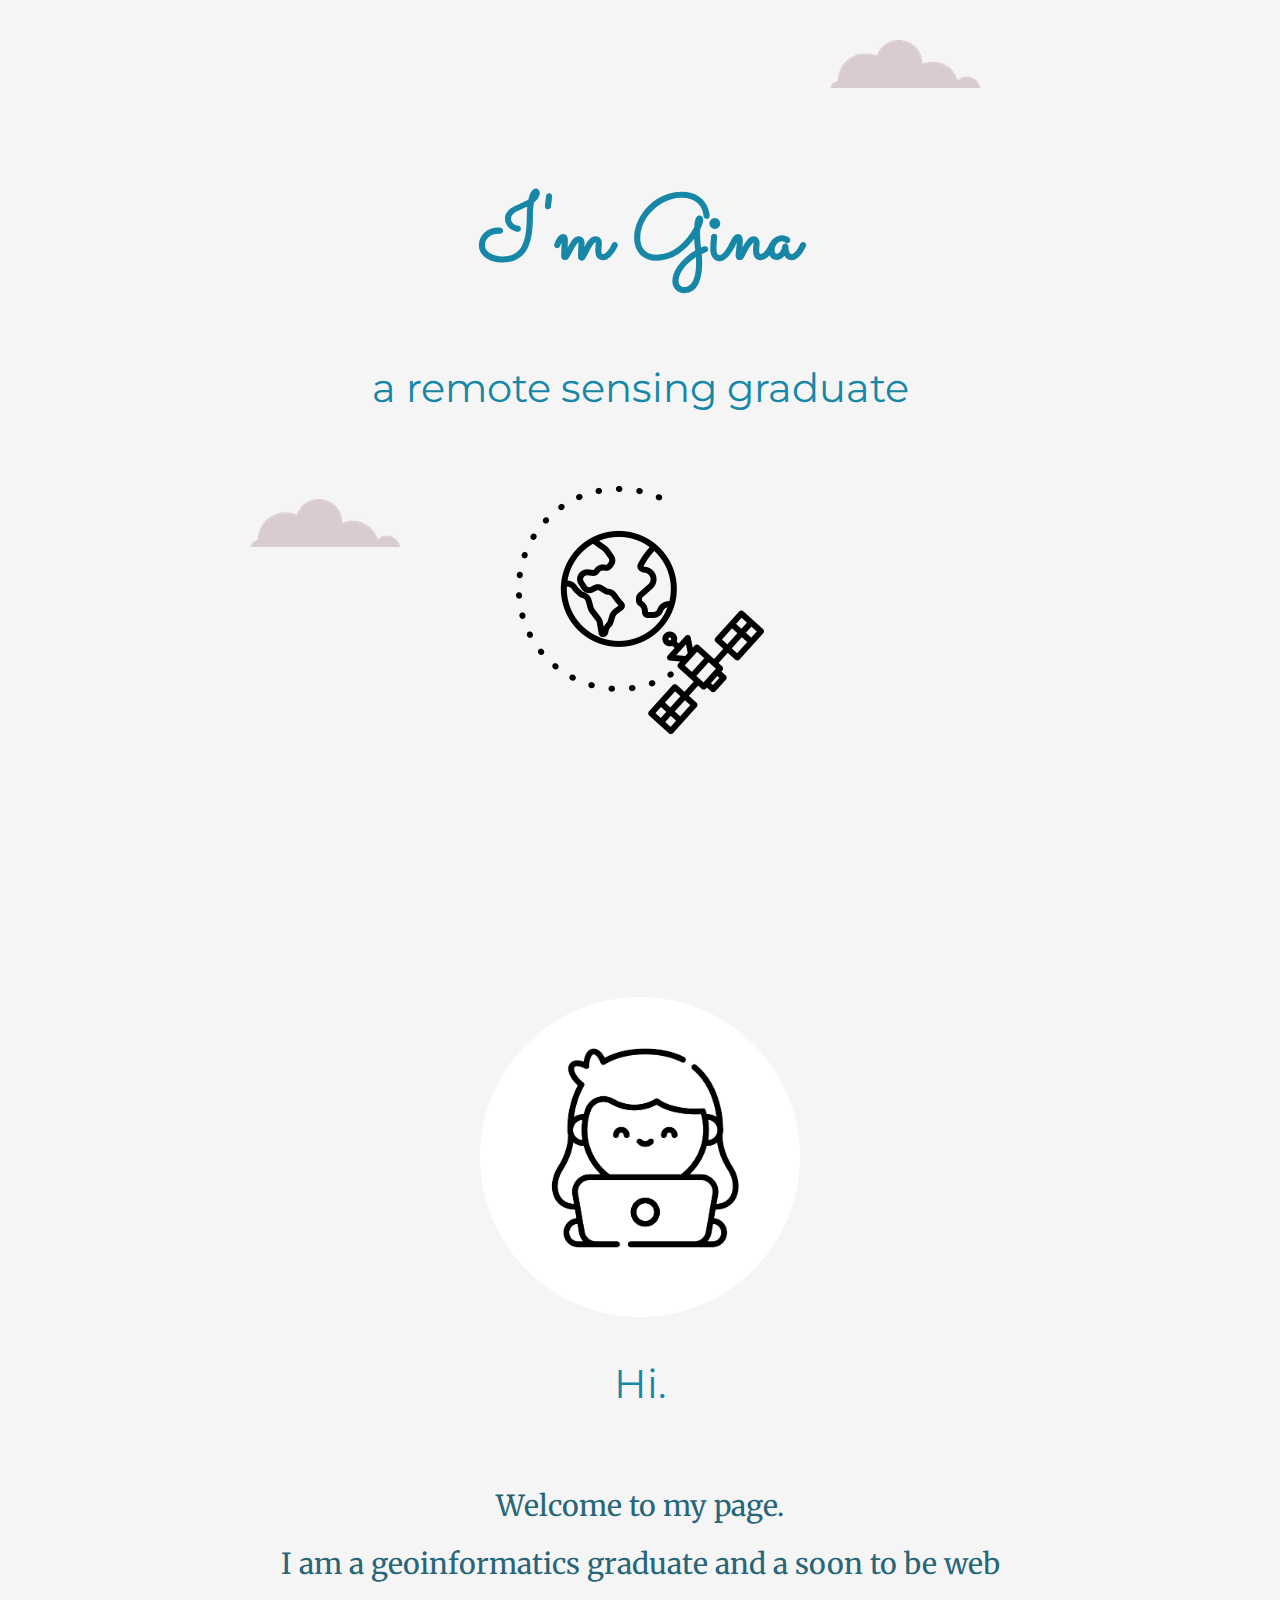
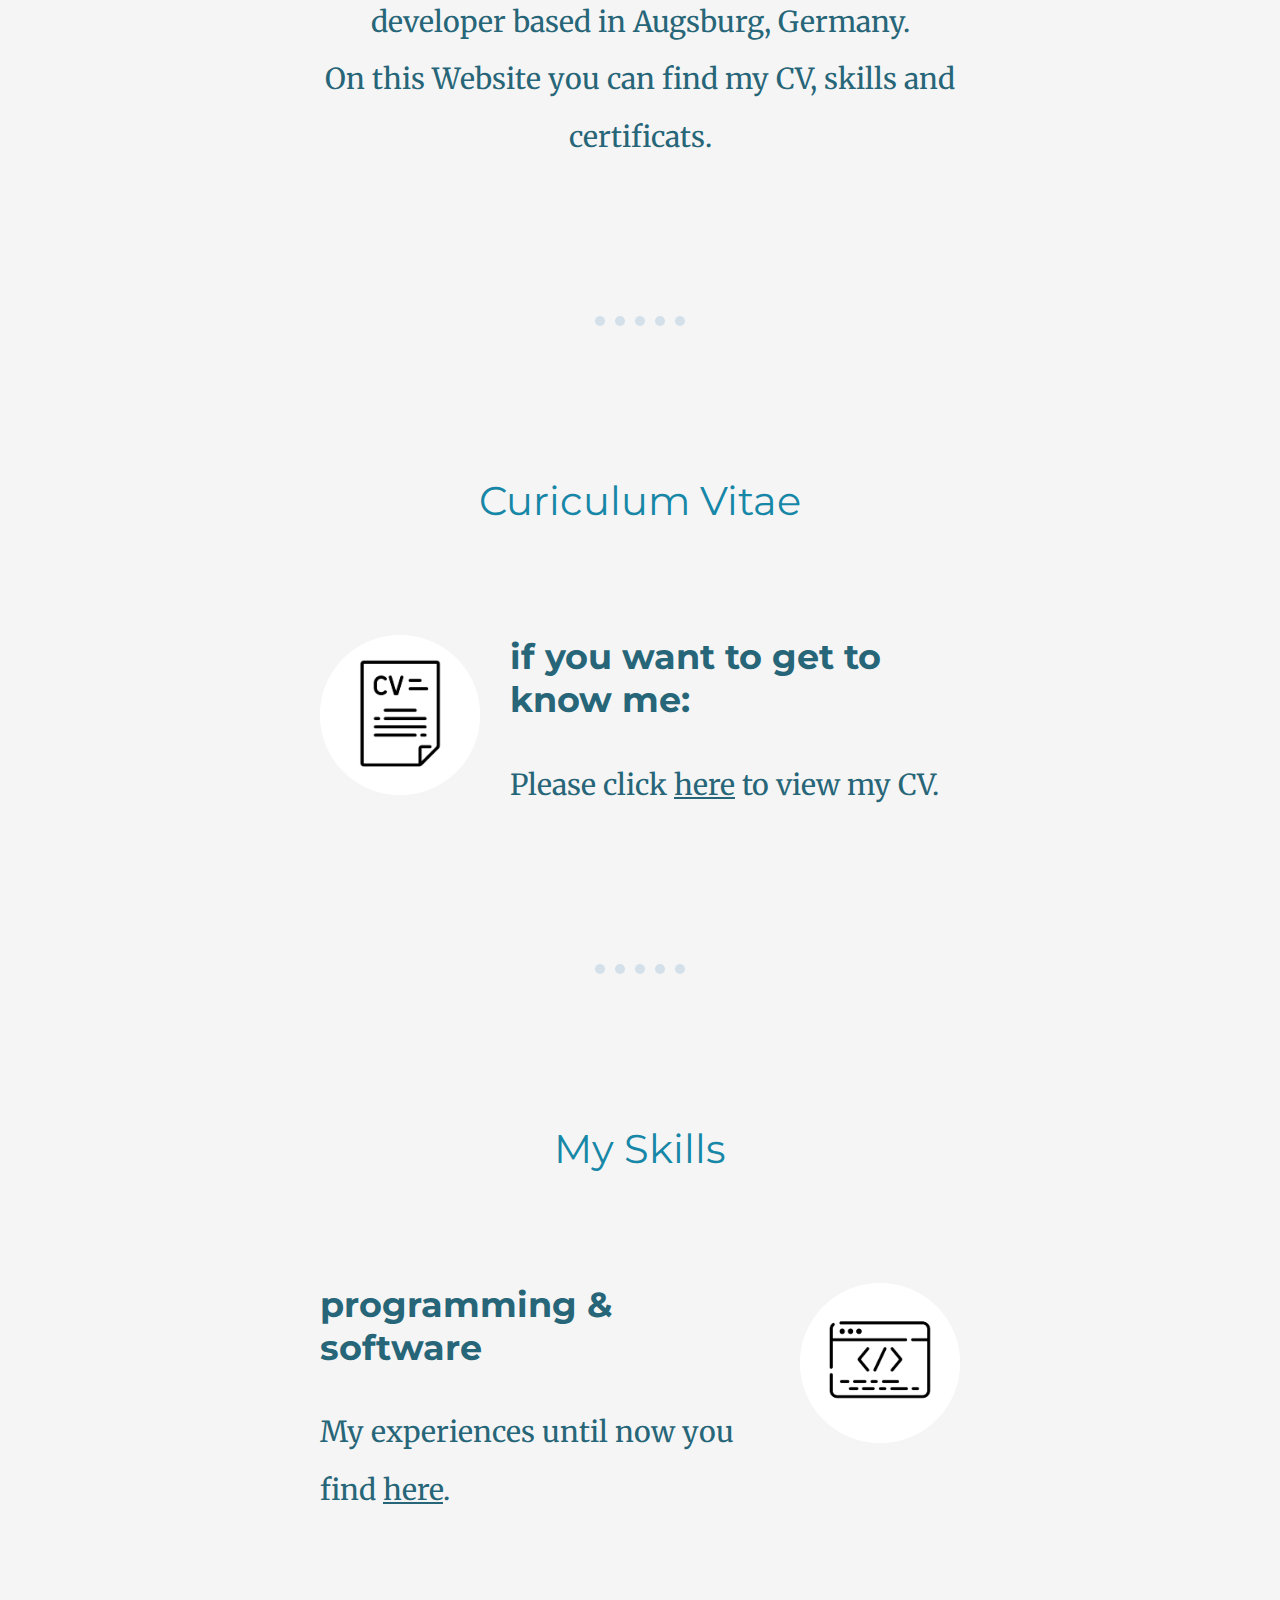
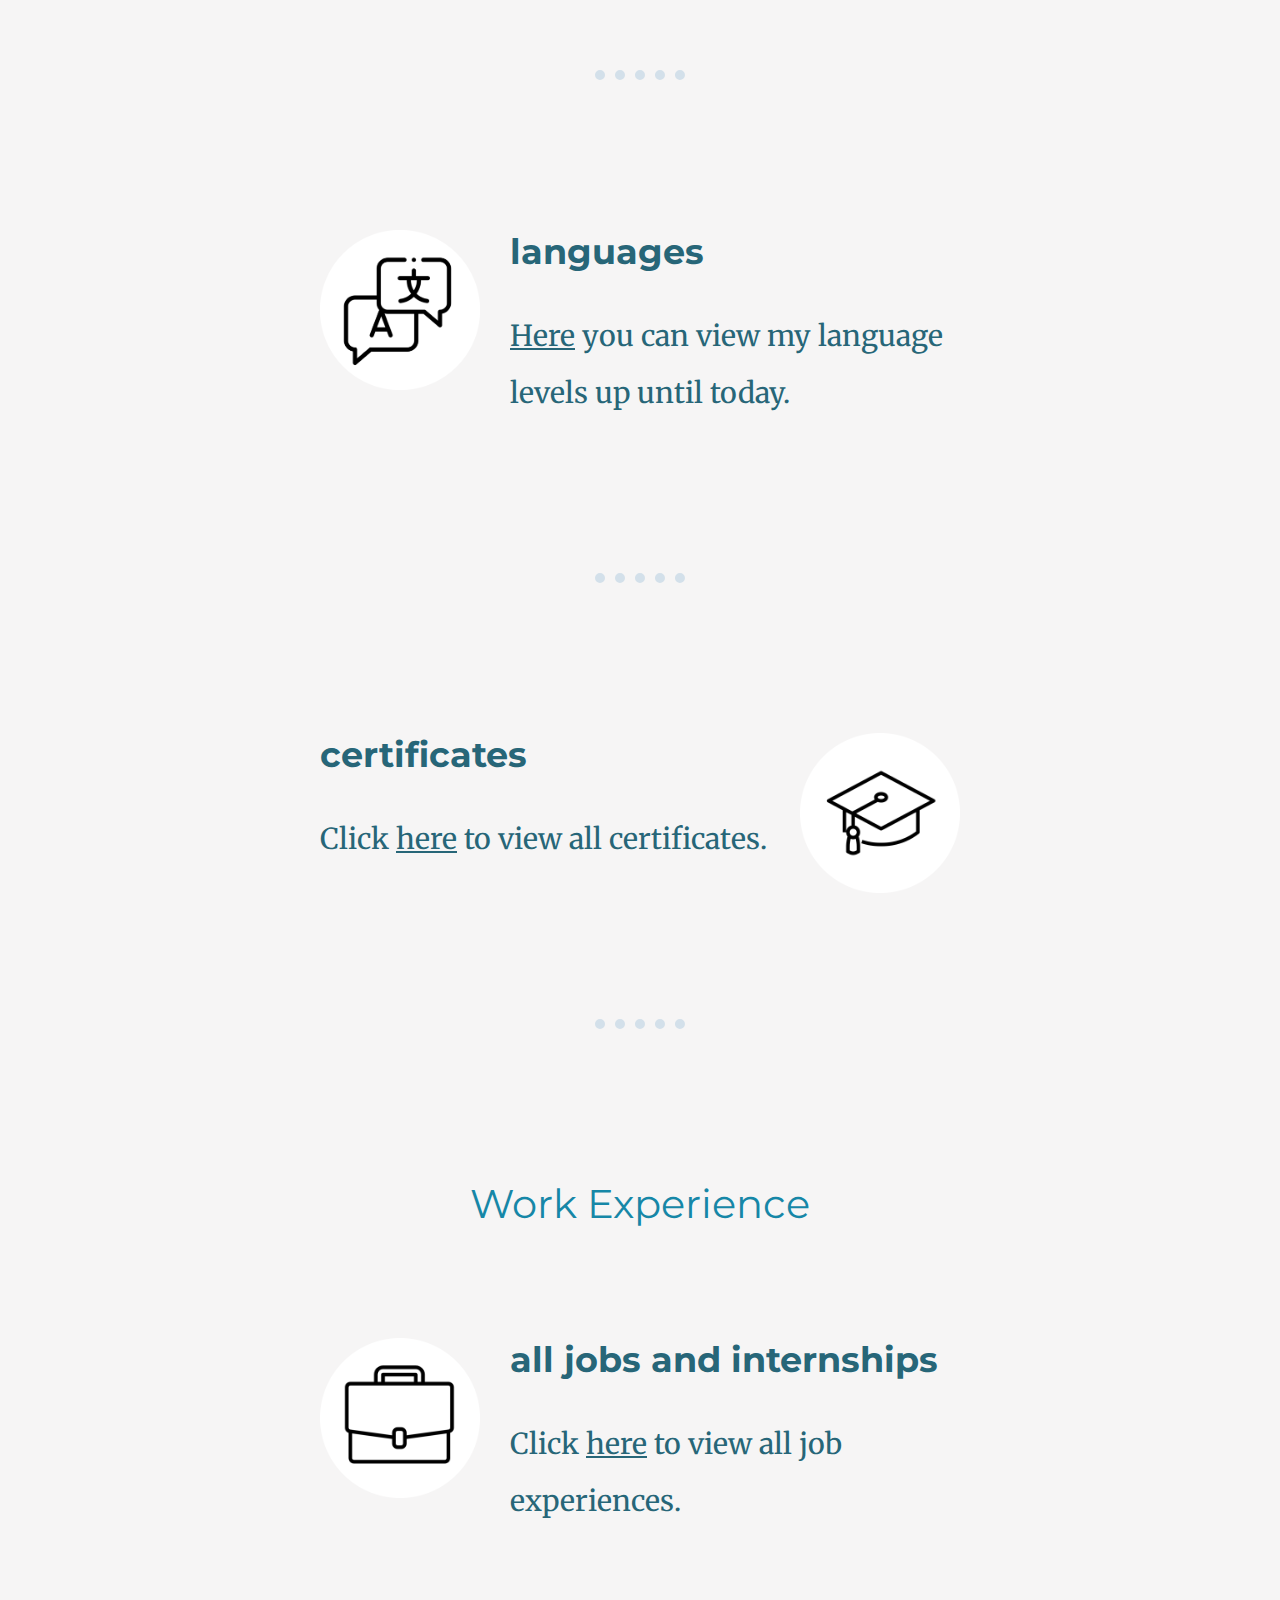
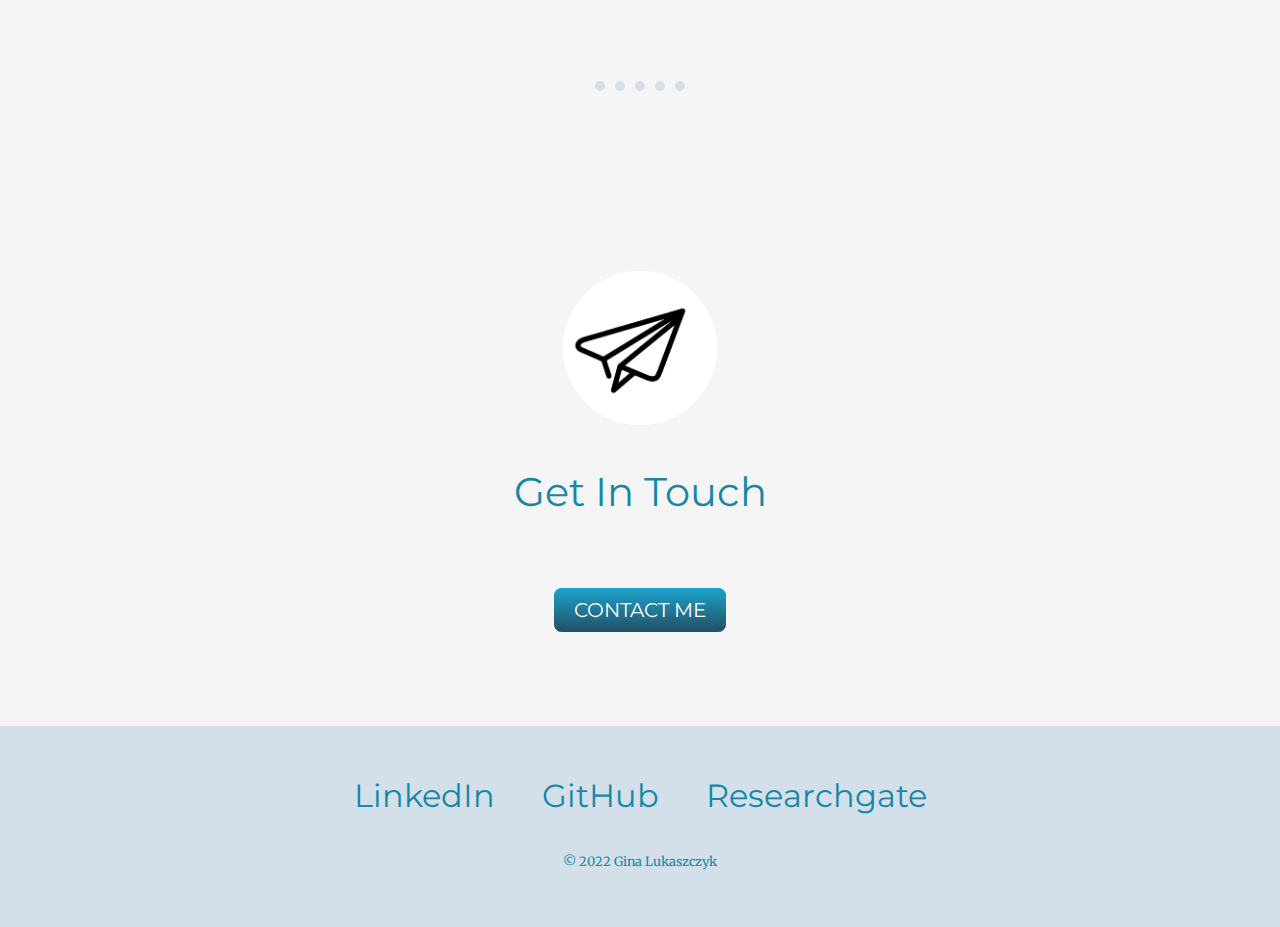
<file: index.html>
<!DOCTYPE html>
<html lang="en">
  
<head>

    <meta charset="UTF-8">
    <title>Gina's Site</title>
    <link rel="stylesheet" type="text/css" href="css/styles.css">
    <link rel="icon" href="lilgina.ico">
    <link rel="preconnect" href="https://fonts.googleapis.com">
<link rel="preconnect" href="https://fonts.gstatic.com" crossorigin><link href="https://fonts.googleapis.com/css2?family=Merriweather&family=Montserrat&family=Sacramento&display=swap" rel="stylesheet">

</head>


<body>

    <div class="top-container">
        <img class="top-cloud" src="images/cloud.png" alt="cloud_image">
        <h1>I'm Gina</h1>
        <h2>a remote sensing graduate</h2 id="title">
        <img class="bottom-cloud" src="images/cloud.png" alt="cloud_image">
        <img class="earth_img" src="images/satellite_new.png" alt="earth">
    </div>

    <div class="middle-container">
        <div class="profile">
          <img class="avatar_img" src="images/avatar_circle.png" alt="avatar">
          <h2>Hi.</h2>
          <p class="intro"> Welcome to my page.<br>I am a geoinformatics graduate and a soon to be web developer based in Augsburg, Germany.<br>On this Website you can find my CV, skills and certificats.</p>
        </div>
        <hr>

        <div class="skills">
          <h2>Curiculum Vitae</h2>
          <div class="skill-row">
            <img class="cv_img" src="images/cv_circle.png" alt="cv">
            <h3>if you want to get to know me:</h3>
            <p>Please click <a href="cv.html">here</a> to view my CV.</p>
          </div>
        </div>
         <hr>

        <div class="skills">
          <h2>My Skills</h2>
          <div class="skill-row">
            <img class="program_img" src="images/programming_circle.png" alt="skills">
            <h3>programming & software</h3>
            <p>My experiences until now you find <a href="program.html">here</a>.</p>
          </div>
        </div>
          <hr>

        <div class="skills">
          <div class="skill-row">
            <img class="lang_img" src="images/language_circle.png" alt="languages">
            <h3>languages</h3>
            <p> <a href="languages.html">Here</a> you can view my language levels up until today.</p>
          </div>
        </div>
        <hr>

        <div class="skills">
          <div class="skill-row">
            <img class="educ_img" src="images/education_circle.png" alt="skills">
            <h3>certificates</h3>
            <p>Click <a href="certificats.html">here</a> to view all certificates.</p>
          </div>
        </div>
          <hr>

        <div class="skills">
          <h2>Work Experience</h2>
          <div class="skill-row">
            <img class="work_img" src="images/work_circle.png" alt="skills">
            <h3>all jobs and internships</h3>
            <p>Click <a href="work.html">here</a> to view all job experiences.</p>
          </div>
        </div>
        <hr>

        <div class="contact-me">
          <img class="contact_img" src="images/plane_circle.png" alt="plane">
          <h2>Get In Touch</h2>
          <a class="btn" href="mailto:gina.maria.lukaszczyk@gmail.com">CONTACT ME</a>
        </div>
      </div>
      
      
      <div class="bottom-container">
        <a class="footer-link" href="https://www.linkedin.com/in/gina-maria-lukaszczyk-359721214/">LinkedIn</a>
        <a class="footer-link" href="https://github.com/gimalu">GitHub</a>
        <a class="footer-link" href="https://www.researchgate.net/profile/Gina-Lukaszczyk">Researchgate</a>
        <p class="copyright">© 2022 Gina Lukaszczyk</p>
      </div>
      


</body>
</html>
</file>
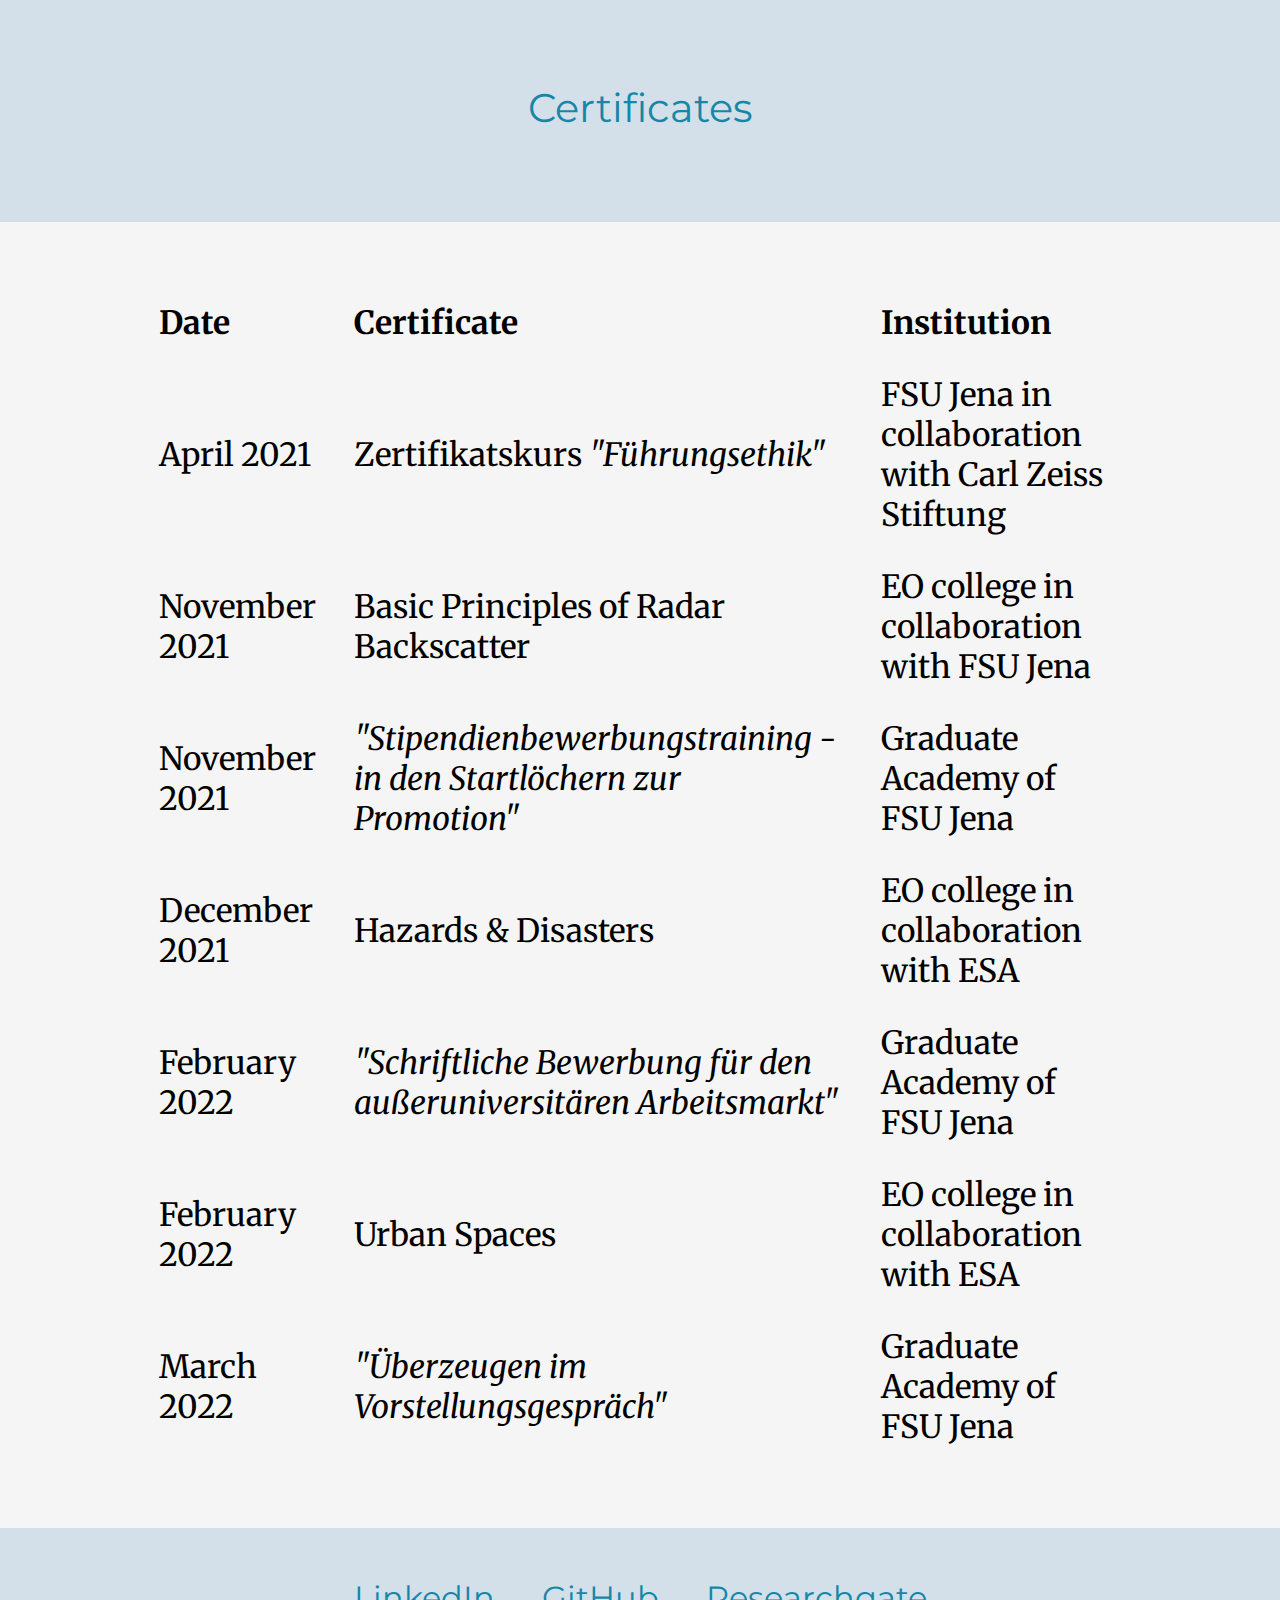
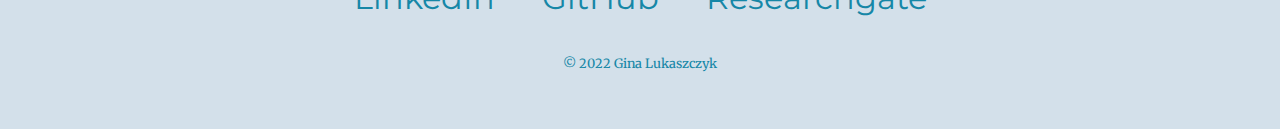
<file: certificats.html>
<!DOCTYPE html>
<html lang="en">
  
<head>

    <meta charset="UTF-8">
    <title>Gina's Site</title>
    <link rel="stylesheet" type="text/css" href="css/styles.css">
    <link rel="icon" href="lilgina.ico">
    <link rel="preconnect" href="https://fonts.googleapis.com">
<link rel="preconnect" href="https://fonts.gstatic.com" crossorigin><link href="https://fonts.googleapis.com/css2?family=Merriweather&family=Montserrat&family=Sacramento&display=swap" rel="stylesheet">
<!-- Font Awesome Icon Library -->
<link rel="stylesheet" href="https://cdnjs.cloudflare.com/ajax/libs/font-awesome/4.7.0/css/font-awesome.min.css">

</head>

<body>
    <div class="languages">
        <h2>Certificates</h2>
    </div>

    <div>
        <table class="certificates_table" cellspacing="30">
            <thead>
                <tr>
                    <th>Date</th>
                    <th>Certificate</th>
                    <th>Institution</th>
                </tr>
            </thead>
            <tbody>
                <tr>
                    <td>April 2021</td>
                    <td>Zertifikatskurs <i>"Führungsethik"</i></td>
                    <td>FSU Jena in collaboration with Carl Zeiss Stiftung</td>
                </tr>
                <tr>
                    <td>November 2021</td>
                    <td>Basic Principles of Radar Backscatter</td>
                    <td>EO college in collaboration with FSU Jena</td>
                </tr>
                <tr>
                    <td>November 2021</td>
                    <td><i>"Stipendienbewerbungstraining - in den Startlöchern zur Promotion"</i></td>
                    <td>Graduate Academy of FSU Jena</td>
                </tr>
                <tr>
                    <td>December 2021</td>
                    <td>Hazards & Disasters</td>
                    <td>EO college in collaboration with ESA</td>
                </tr>
                <tr>
                    <td>February 2022</td>
                    <td><i>"Schriftliche Bewerbung für den außeruniversitären Arbeitsmarkt"</i></td>
                    <td>Graduate Academy of FSU Jena</td>
                </tr>
                <tr>
                    <td>February 2022</td>
                    <td>Urban Spaces</td>
                    <td>EO college in collaboration with ESA</td>
                </tr>
                <tr>
                    <td>March 2022</td>
                    <td><i>"Überzeugen im Vorstellungsgespräch"</i></td>
                    <td>Graduate Academy of FSU Jena</td>
                </tr>
            </tbody>

        </table>
    </div>




    <div class="bottom-container">
        <a class="footer-link" href="https://www.linkedin.com/in/gina-maria-lukaszczyk-359721214/">LinkedIn</a>
        <a class="footer-link" href="https://github.com/gimalu">GitHub</a>
        <a class="footer-link" href="https://www.researchgate.net/profile/Gina-Lukaszczyk">Researchgate</a>
        <p class="copyright">© 2022 Gina Lukaszczyk</p>
      </div>

</body>
</file>
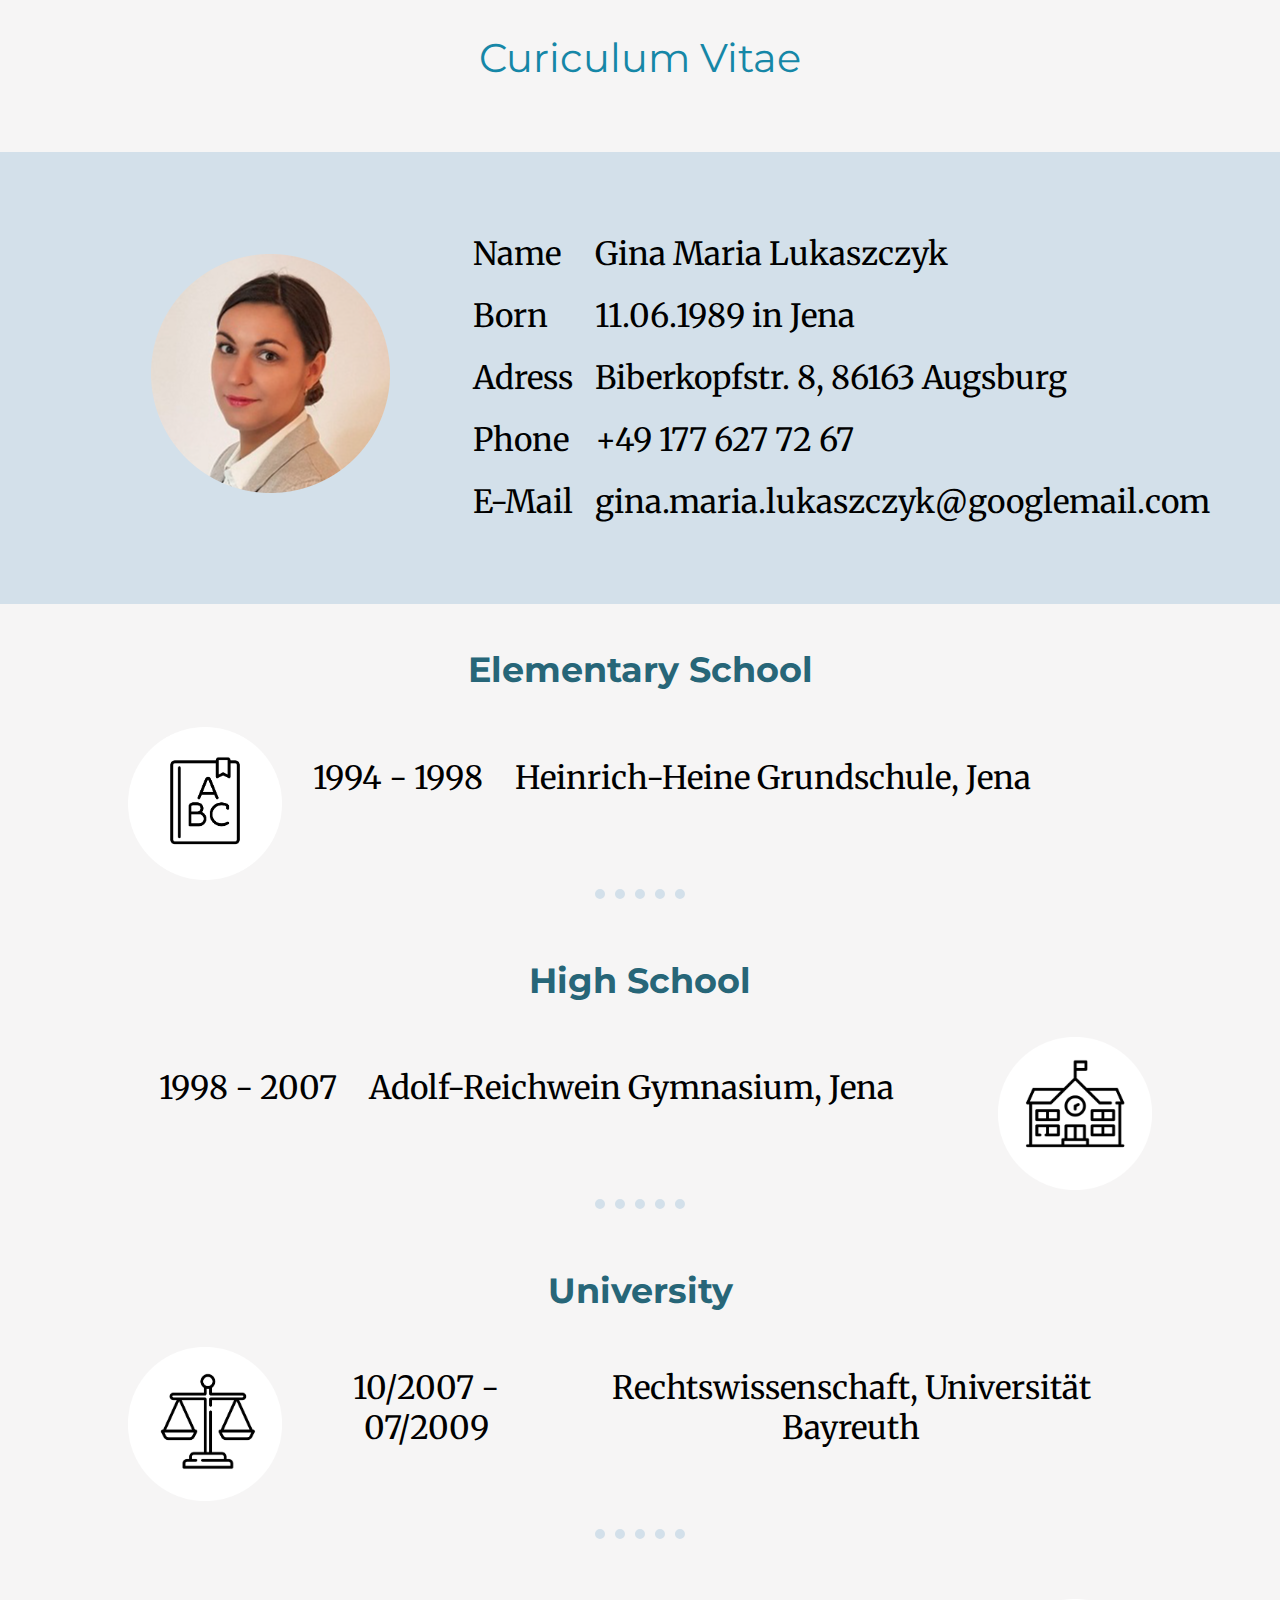
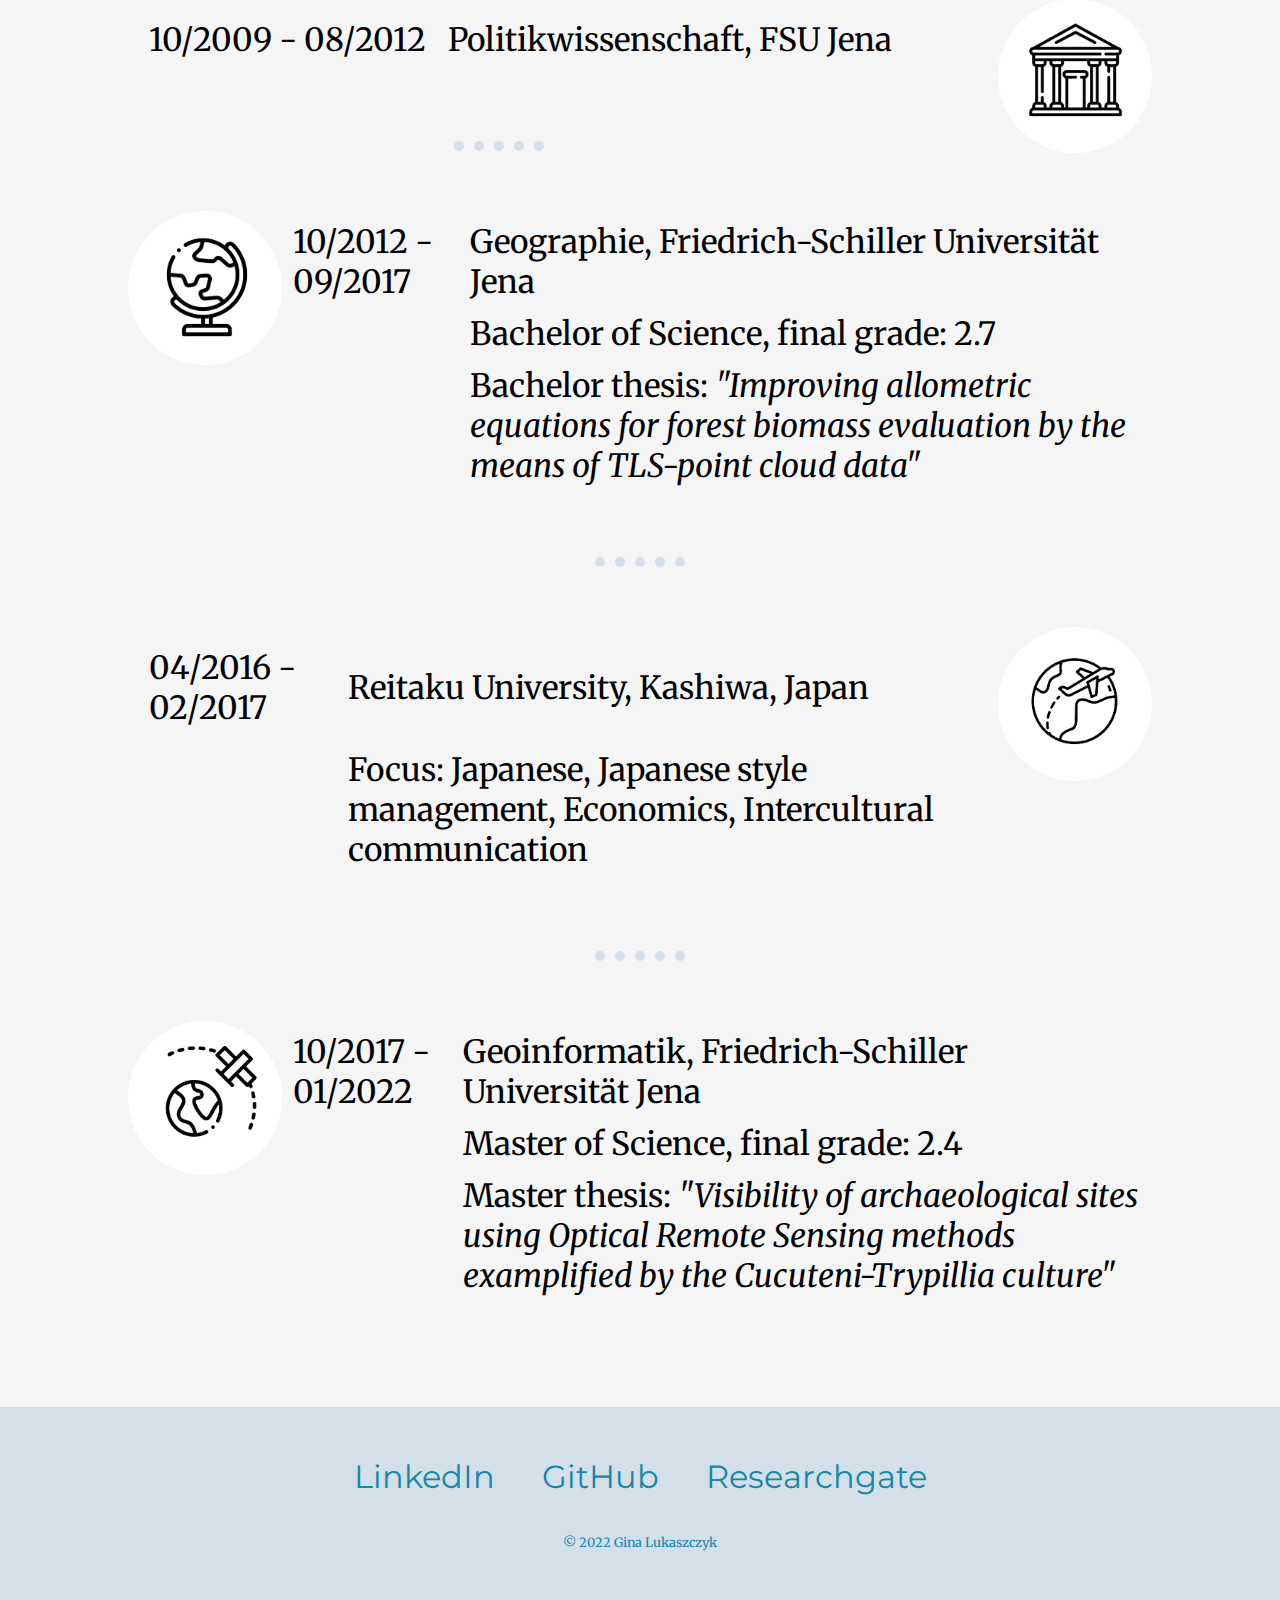
<file: cv.html>
<!DOCTYPE html>
<html lang="en">
  
<head>

    <meta charset="UTF-8">
    <title>Gina's Site</title>
    <link rel="stylesheet" type="text/css" href="css/styles.css">
    <link rel="icon" href="lilgina.ico">
    <link rel="preconnect" href="https://fonts.googleapis.com">
<link rel="preconnect" href="https://fonts.gstatic.com" crossorigin><link href="https://fonts.googleapis.com/css2?family=Merriweather&family=Montserrat&family=Sacramento&display=swap" rel="stylesheet">

</head>

<body>

<h2>Curiculum Vitae</h2>
<div class="Steckbrief">
    <table class="CV-head" cellspacing="60">
        <tr>
            <td><img class="profile" src="images/gina_circle.png" alt="profile_image"></td>
            <td><table class="table1" cellspacing="20">
                <tr>
                    <td>Name</td>
                    <td>Gina Maria Lukaszczyk</td>
                </tr>
                <tr>
                    <td>Born</td>
                    <td>11.06.1989 in Jena</td>
                </tr>
                <tr>
                    <td>Adress</td>
                    <td>Biberkopfstr. 8, 86163 Augsburg</td>
                </tr>
                <tr>
                    <td>Phone</td>
                    <td>+49 177 627 72 67</td>
                </tr>
                <tr>
                    <td>E-Mail</td>
                    <td>gina.maria.lukaszczyk@googlemail.com</td>
                </tr>
            </table></td>
        </tr>
    </table>
</div>

    <div class="skills">
        <h3>Elementary School</h3>
        <div class="cv-row">
          <img class="abc_img" src="images/abc_circle.png" alt="abc">
          <table cellspacing="30">
            <tr>
                <td>1994 - 1998</td>
                <td>Heinrich-Heine Grundschule, Jena</td>
            </tr>
        </table>
        </div>
      </div>
      <hr class="hr_cv">

      <div class="skills">
        <h3>High School</h3>
        <div class="cv-row">
          <img class="school_img" src="images/school_circle.png" alt="school">
          <table cellspacing="30">
            <tr>
                <td>1998 - 2007</td>
                <td>Adolf-Reichwein Gymnasium, Jena</td>
            </tr>
        </table>
        </div>
      </div>
      <hr class="hr_cv">

      <div class="skills">
        <h3>University</h3>
        <div class="cv-row">
          <img class="jura_img" src="images/jura_circle.png" alt="jura">
          <table cellspacing="20">
            <tr>
                <td>10/2007 - 07/2009</td>
                <td>Rechtswissenschaft, Universität Bayreuth</td>
            </tr>
        </table>
        </div>
      </div>
      <hr class="hr_cv">

      <div class="cv-row">
        <img class="powi_img" src="images/powi_circle.png" alt="powi">
        <table cellspacing="20">
            <tr>
                <td>10/2009 - 08/2012</td>
                <td>Politikwissenschaft, FSU Jena</td>
            </tr>
      </table>
      </div>
    </div>
    <hr class="hr_cv">
          
    <div class="cv-row">
        <img class="geo_img" src="images/geo_circle.png" alt="geo">
        <table class="bachelor" cellspacing="10">
            <tr>
                <td>10/2012 - 09/2017</td>
                <td>Geographie, Friedrich-Schiller Universität Jena</td>
              </tr>
              <tr>
                  <td></td>
                  <td>Bachelor of Science, final grade: 2.7</td>
              </tr>
             <tr>
                 <td></td>
                 <td>Bachelor thesis: <i>"Improving allometric equations for forest biomass evaluation by the means of TLS-point cloud data"</i></td>
             </tr> 
      </table>
      </div>
      <hr class="hr_cv">

    <div class="cv-row">
        <img class="travel_img" src="images/travel_circle.png" alt="travel">
        <table class="travel" cellspacing="20">
            <tr>
                <td>04/2016 - 02/2017</td>
                <td>Reitaku University, Kashiwa, Japan</td>
            </tr>
            <tr>
                <td></td>
                <td>Focus: Japanese, Japanese style management, Economics, Intercultural communication</td>
            </tr>
      </table>
      </div>
    </div>
    <hr class="hr_cv">
             
    <div class="cv-row">
        <img class="info_img" src="images/info_circle.png" alt="info">
        <table class="master" cellspacing="10">
            <tr>
                <td>10/2017 - 01/2022</td>
                <td>Geoinformatik, Friedrich-Schiller Universität Jena</td>
              </tr>
              <tr>
                  <td></td>
                  <td>Master of Science, final grade: 2.4</td>
              </tr>
             <tr>
                 <td></td>
                 <td>Master thesis: <i>"Visibility of archaeological sites using Optical Remote Sensing methods examplified by the Cucuteni-Trypillia culture"</i></td>
             </tr> 
      </table>
      </div>
    </div>    
</div>

<div class="bottom-container">
    <a class="footer-link" href="https://www.linkedin.com/in/gina-maria-lukaszczyk-359721214/">LinkedIn</a>
    <a class="footer-link" href="https://github.com/gimalu">GitHub</a>
    <a class="footer-link" href="https://www.researchgate.net/profile/Gina-Lukaszczyk">Researchgate</a>
    <p class="copyright">© 2022 Gina Lukaszczyk</p>
  </div>

</body>
</file>
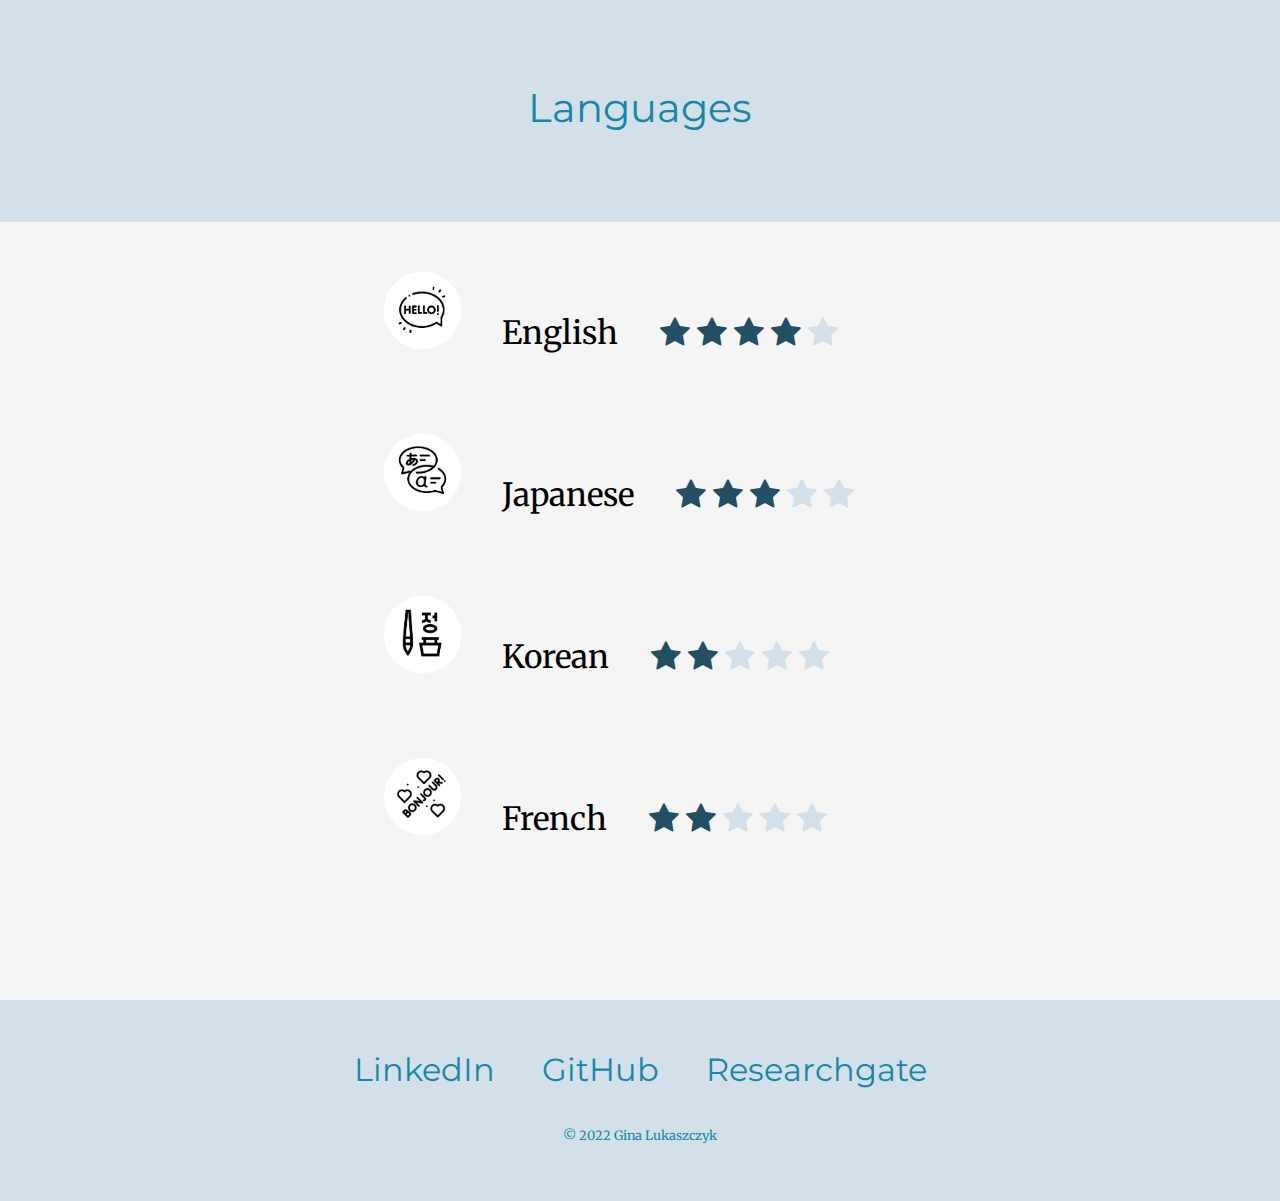
<file: languages.html>
<!DOCTYPE html>
<html lang="en">
  
<head>

    <meta charset="UTF-8">
    <title>Gina's Site</title>
    <link rel="stylesheet" type="text/css" href="css/styles.css">
    <link rel="icon" href="lilgina.ico">
    <link rel="preconnect" href="https://fonts.googleapis.com">
<link rel="preconnect" href="https://fonts.gstatic.com" crossorigin><link href="https://fonts.googleapis.com/css2?family=Merriweather&family=Montserrat&family=Sacramento&display=swap" rel="stylesheet">
<!-- Font Awesome Icon Library -->
<link rel="stylesheet" href="https://cdnjs.cloudflare.com/ajax/libs/font-awesome/4.7.0/css/font-awesome.min.css">

</head>

<body>
    <div class="languages">
    <h2>Languages</h2>
    </div>

<div class="languages-container">
    <div> 
        <img class="eng_img" src="images/eng_circle.png" alt="eng">
        <table cellspacing="40">
         <tr>
            <td>English</td>
            <td><span class="fa fa-star checked"></span>
                <span class="fa fa-star checked"></span>
                <span class="fa fa-star checked"></span>
                <span class="fa fa-star checked"></span>
                <span class="fa fa-star unchecked"></span></td>
         </tr>
        </table>
    </div>
    <br>
    
    <div>
        <img class="jap_img" src="images/jap_circle.png" alt="jap">
        <table cellspacing="40">
            <tr>
                <td>Japanese</td>
                <td><span class="fa fa-star checked"></span>
                    <span class="fa fa-star checked"></span>
                    <span class="fa fa-star checked"></span>
                    <span class="fa fa-star unchecked"></span>
                    <span class="fa fa-star unchecked"></span></td>
            </tr>
        </table>
    </div>
    <br>

    <div>
        <img class="hangul_img" src="images/hangul_circle.png" alt="kor">
        <table cellspacing="40">
            <tr>
                <td>Korean</td>
                <td><span class="fa fa-star checked"></span>
                    <span class="fa fa-star checked"></span>
                    <span class="fa fa-star unchecked"></span>
                    <span class="fa fa-star unchecked"></span>
                    <span class="fa fa-star unchecked"></span></td>
            </tr>
        </table>
    </div>
    <br>

    <div>
        <img class="french_img" src="images/french_circle.png" alt="french">
        <table cellspacing="40">
            <tr>
                <td>French</td>
                <td><span class="fa fa-star checked"></span>
                    <span class="fa fa-star checked"></span>
                    <span class="fa fa-star unchecked"></span>
                    <span class="fa fa-star unchecked"></span>
                    <span class="fa fa-star unchecked"></span></td>
            </tr>
        </table>
    </div>
    <br>

</div>







    <div class="bottom-container">
        <a class="footer-link" href="https://www.linkedin.com/in/gina-maria-lukaszczyk-359721214/">LinkedIn</a>
        <a class="footer-link" href="https://github.com/gimalu">GitHub</a>
        <a class="footer-link" href="https://www.researchgate.net/profile/Gina-Lukaszczyk">Researchgate</a>
        <p class="copyright">© 2022 Gina Lukaszczyk</p>
      </div>

</body>
</file>
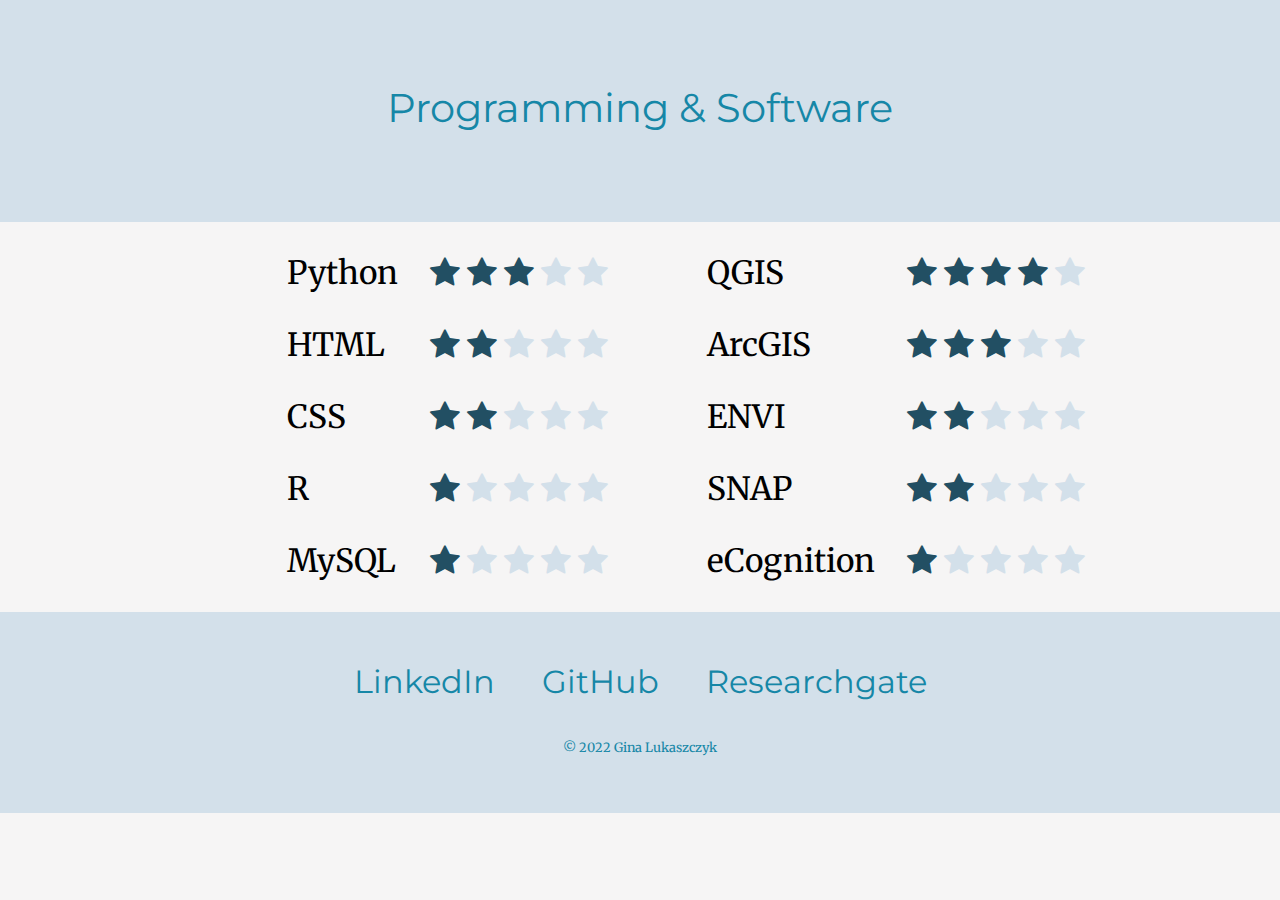
<file: program.html>
<!DOCTYPE html>
<html lang="en">
  
<head>

    <meta charset="UTF-8">
    <title>Gina's Site</title>
    <link rel="stylesheet" type="text/css" href="css/styles.css">
    <link rel="icon" href="lilgina.ico">
    <link rel="preconnect" href="https://fonts.googleapis.com">
<link rel="preconnect" href="https://fonts.gstatic.com" crossorigin><link href="https://fonts.googleapis.com/css2?family=Merriweather&family=Montserrat&family=Sacramento&display=swap" rel="stylesheet">
<!-- Font Awesome Icon Library -->
<link rel="stylesheet" href="https://cdnjs.cloudflare.com/ajax/libs/font-awesome/4.7.0/css/font-awesome.min.css">

</head>

<body>
    <div class="languages">
        <h2>Programming & Software</h2>
        </div>

    <table class="program_table" cellspacing="30">
        <tr>
            <td>Python</td>
            <td><span class="fa fa-star checked"></span>
                <span class="fa fa-star checked"></span>
                <span class="fa fa-star checked"></span>
                <span class="fa fa-star unchecked"></span>
                <span class="fa fa-star unchecked"></span></td>
                <td>&nbsp;&nbsp;&nbsp;&nbsp;&nbsp;</td>
                <td>QGIS</td>
                <td><span class="fa fa-star checked"></span>
                    <span class="fa fa-star checked"></span>
                    <span class="fa fa-star checked"></span>
                    <span class="fa fa-star checked"></span>
                    <span class="fa fa-star unchecked"></span></td>
        </tr>
        <tr>
            <td>HTML</td>
            <td><span class="fa fa-star checked"></span>
                <span class="fa fa-star checked"></span>
                <span class="fa fa-star unchecked"></span>
                <span class="fa fa-star unchecked"></span>
                <span class="fa fa-star unchecked"></span></td>
                <td>&nbsp;&nbsp;&nbsp;&nbsp;</td>
                <td>ArcGIS</td>
                <td><span class="fa fa-star checked"></span>
                    <span class="fa fa-star checked"></span>
                    <span class="fa fa-star checked"></span>
                    <span class="fa fa-star unchecked"></span>
                    <span class="fa fa-star unchecked"></span></td>
        </tr>
        <tr>
            <td>CSS</td>
            <td><span class="fa fa-star checked"></span>
                <span class="fa fa-star checked"></span>
                <span class="fa fa-star unchecked"></span>
                <span class="fa fa-star unchecked"></span>
                <span class="fa fa-star unchecked"></span></td>
                <td>&nbsp;&nbsp;&nbsp;&nbsp;</td>
                <td>ENVI</td>
                <td><span class="fa fa-star checked"></span>
                    <span class="fa fa-star checked"></span>
                    <span class="fa fa-star unchecked"></span>
                    <span class="fa fa-star unchecked"></span>
                    <span class="fa fa-star unchecked"></span></td>
        </tr>
        <tr>
            <td>R</td>
            <td><span class="fa fa-star checked"></span>
                <span class="fa fa-star unchecked"></span>
                <span class="fa fa-star unchecked"></span>
                <span class="fa fa-star unchecked"></span>
                <span class="fa fa-star unchecked"></span></td>
                <td>&nbsp;&nbsp;&nbsp;&nbsp;</td>
                <td>SNAP</td>
                <td><span class="fa fa-star checked"></span>
                    <span class="fa fa-star checked"></span>
                    <span class="fa fa-star unchecked"></span>
                    <span class="fa fa-star unchecked"></span>
                    <span class="fa fa-star unchecked"></span></td>
        </tr>
        <tr>
            <td>MySQL</td>
            <td><span class="fa fa-star checked"></span>
                <span class="fa fa-star unchecked"></span>
                <span class="fa fa-star unchecked"></span>
                <span class="fa fa-star unchecked"></span>
                <span class="fa fa-star unchecked"></span></td>
                <td>&nbsp;&nbsp;&nbsp;&nbsp;</td>
                <td>eCognition</td>
                <td><span class="fa fa-star checked"></span>
                    <span class="fa fa-star unchecked"></span>
                    <span class="fa fa-star unchecked"></span>
                    <span class="fa fa-star unchecked"></span>
                    <span class="fa fa-star unchecked"></span></td>
        </tr>
    </table>



    <div class="bottom-container">
        <a class="footer-link" href="https://www.linkedin.com/in/gina-maria-lukaszczyk-359721214/">LinkedIn</a>
        <a class="footer-link" href="https://github.com/gimalu">GitHub</a>
        <a class="footer-link" href="https://www.researchgate.net/profile/Gina-Lukaszczyk">Researchgate</a>
        <p class="copyright">© 2022 Gina Lukaszczyk</p>
      </div>

</body>
</file>
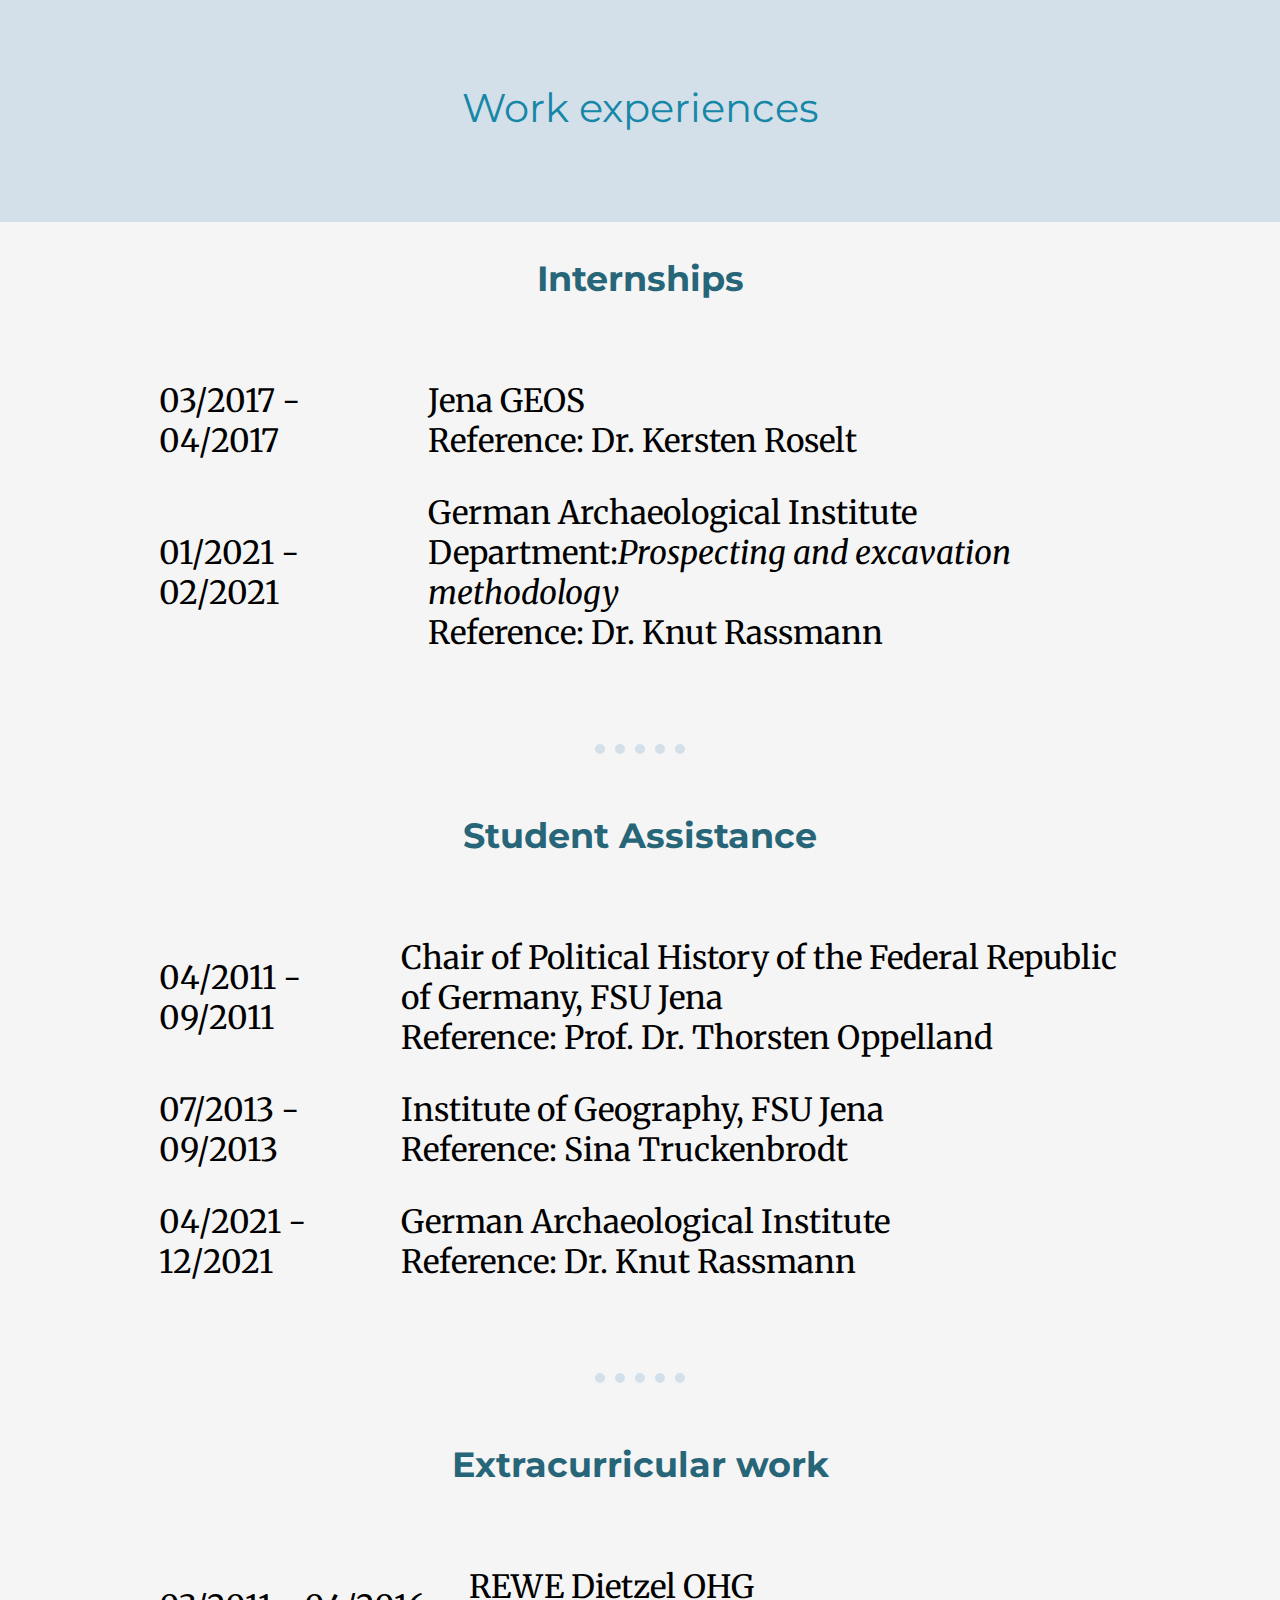
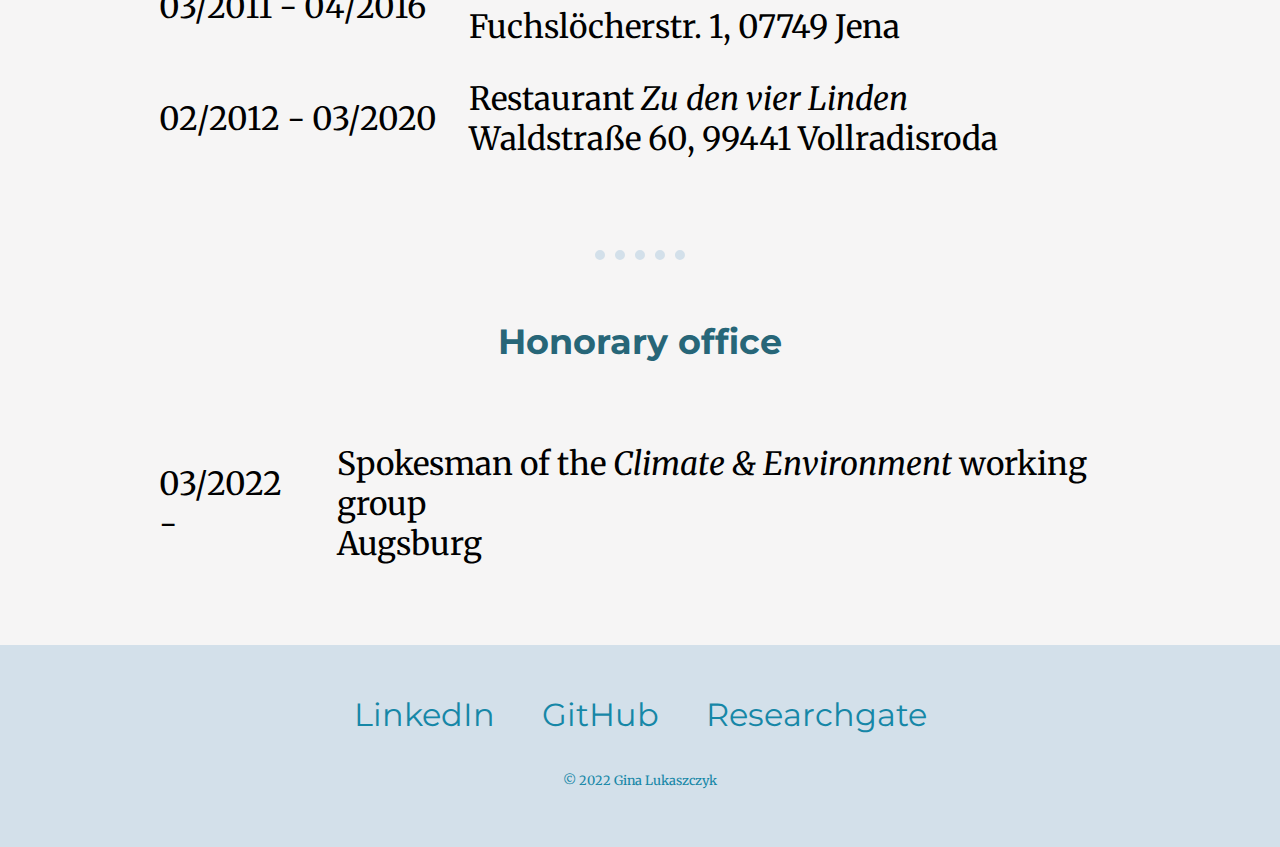
<file: work.html>
<!DOCTYPE html>
<html lang="en">
  
<head>

    <meta charset="UTF-8">
    <title>Gina's Site</title>
    <link rel="stylesheet" type="text/css" href="css/styles.css">
    <link rel="icon" href="lilgina.ico">
    <link rel="preconnect" href="https://fonts.googleapis.com">
<link rel="preconnect" href="https://fonts.gstatic.com" crossorigin><link href="https://fonts.googleapis.com/css2?family=Merriweather&family=Montserrat&family=Sacramento&display=swap" rel="stylesheet">

</head>

<body>

    <div class="languages">
        <h2>Work experiences</h2>
    </div>

    <div>
        <h3>Internships</h3>
        <div>
          <table class="certificates_table" cellspacing="30">
            <tr>
                <td>03/2017 - 04/2017</td>
                <td>Jena GEOS<br>Reference: Dr. Kersten Roselt</td>
            </tr>
            <tr>
                <td>01/2021 - 02/2021</td>
                <td>German Archaeological Institute<br>Department:<i>Prospecting and excavation methodology</i><br>Reference: Dr. Knut Rassmann</td>
            </tr>
        </table>
        </div>
    </div>
    <hr class="hr_cv">

    <div>
        <h3>Student Assistance</h3>
        <table class="certificates_table" cellspacing="30">
            <tr>
                <td>04/2011 - 09/2011</td>
                <td>Chair of Political History of the Federal Republic of Germany, FSU Jena<br>Reference: Prof. Dr. Thorsten Oppelland</td>
            </tr>
            <tr>
                <td>07/2013 - 09/2013</td>
                <td>Institute of Geography, FSU Jena<br>Reference: Sina Truckenbrodt</td>
            </tr>
            <tr>
                <td>04/2021 - 12/2021</td>
                <td>German Archaeological Institute<br>Reference: Dr. Knut Rassmann</td>
            </tr>
        </table>
    </div>
    <hr class="hr_cv">

    <div>
        <h3>Extracurricular work</h3>
        <div>
          <table class="certificates_table" cellspacing="30">
            <tr>
                <td>03/2011 - 04/2016</td>
                <td>REWE Dietzel OHG<br>Fuchslöcherstr. 1, 07749 Jena</td>
            </tr>
            <tr>
                <td>02/2012 - 03/2020</td>
                <td>Restaurant <i>Zu den vier Linden</i><br>Waldstraße 60, 99441 Vollradisroda</td>
            </tr>
        </table>
        </div>
    </div>
    <hr class="hr_cv">

    <div>
        <h3>Honorary office</h3>
        <div>
          <table class="certificates_table" cellspacing="30">
            <tr>
                <td>03/2022 - </td>
                <td>Spokesman of the <i>Climate & Environment</i> working group<br>Augsburg</td>
            </tr>
        </table>
        </div>
    </div>


<div class="bottom-container">
    <a class="footer-link" href="https://www.linkedin.com/in/gina-maria-lukaszczyk-359721214/">LinkedIn</a>
    <a class="footer-link" href="https://github.com/gimalu">GitHub</a>
    <a class="footer-link" href="https://www.researchgate.net/profile/Gina-Lukaszczyk">Researchgate</a>
    <p class="copyright">© 2022 Gina Lukaszczyk</p>
  </div>

</body>
</file>
<file: css/styles.css>
body {
    margin: 0;
    text-align: center;
    font-family: 'Merriweather', serif;
    background-color: #F6F5F5;
    font-size: 200%;
}

h1 {
    font-family: 'Sacramento', cursive;
    font-size: 5.625rem;
    margin: 50px auto 0 auto;
    color: #1687A7;
    line-height: 2;
}

h2 {
    font-family: 'Montserrat', sans-serif;
    font-size: 2.5rem;
    margin-bottom: 60px;
    color: #1687A7;
    font-weight: normal;
    padding-bottom: 10px;
}

h3 {
    font-family: 'Montserrat', sans-serif;
    color: #276678;
    font-size: 2.2rem;
}

a {
    color: #276678;
}

p {
    color: #276678;
    font-size: 1.8rem;
    line-height: 2;
}

hr {
    border-style: none;
    width: 7%;
    border-top: 10px dotted #D3E0EA;
    border-bottom-style: none;
    margin: 150px auto;
}

.hr_cv {
    margin: 60px auto;
}

.footer-link {
    color: #1687A7;
    font-family: 'Montserrat', sans-serif;
    margin: 10px 20px;
    text-decoration: none;
}

a:hover {
    color: #276678;
    font-weight: bold;
}

.top-cloud {
    position: absolute;
    right: 300px;
    top: 40px;
}

.bottom-cloud {
    position: absolute;
    left: 250px;
    bottom: 200px;
}

.intro {
    width: 60%;
    margin: auto;
    line-height: 2;
}

.top-container {
    background-color: #F6F5F5;
    position: relative;
    padding-top: 100px;
    margin-bottom: 100px;
    }

.middle-container {
    margin: 100px 0;
}

.bottom-container {
    background-color: #D3E0EA;
    padding: 50px 0 20px;
}

.languages-container {
    width: 60%;
    margin-left: 30%;
    margin-right: 20%;
    padding-top: 50px;
    padding-bottom: 80px;
    ;
}

.program_table {
    text-align: left;
    margin-left: 20%;
}

.certificates_table {
    text-align: left;
    margin: 50px 10% 50px 10%;
}

.skill-row {
    width: 50%;
    margin: 100px auto 100px auto;
    text-align: left;
}

.cv-row {
    width: 80%;
    margin-left: 10%;
}

.Steckbrief {
    background-color: #D3E0EA;
    display: inline-block;
    width: 100%;
}

.languages {
    background-color: #D3E0EA;
    padding-top: 50px;
    padding-bottom: 20px;
}

.table1 {
    text-align: left;
}

.CV-head {
    margin: auto auto auto 90px;
}

.bachelor {
    text-align: left;
}
 
.master {
    text-align: left;
    margin: auto auto 100px auto;
}

.travel {
    text-align: left;
}

.contact-me {
    width: 60%;
    margin: 40px auto 60px;
}

.earth_img {
    width: 20%;
}

.avatar_img {
    width: 25%;
    margin-top: 150px;
}

.cv_img {
    width: 25%;
    float: left;
    margin-right: 30px;
}

.program_img {
    width: 25%;
    float: right;
    margin-left: 30px;
}

.lang_img {
    width: 25%;
    float: left;
    margin-right: 30px;
}

.educ_img {
    width: 25%;
    float: right;
    margin-left: 30px;
}

.work_img {
    width: 25%;
    float: left;
    margin-right: 30px;
}

.contact_img {
    width: 20%;
    margin-top: 30px;
}

.abc_img {
    width: 15%;
    float: left;
}

.school_img {
    width: 15%;
    float: right;
}

.jura_img {
    width: 15%;
    float: left;
}

.powi_img {
    width: 15%;
    float: right;
}

.geo_img {
    width: 15%;
    float: left;
}

.travel_img {
    width: 15%;
    float: right;
}

.info_img {
    width: 15%;
    float: left;
}

.eng_img {
    width: 10%;
    float: left;
}

.jap_img {
    width: 10%;
    float: left;
}

.hangul_img {
    width: 10%;
    float: left;
}

.french_img {
    width: 10%;
    float: left;
}

.checked {
    color:#224f63;
  }
  .unchecked {
   color:#D3E0EA;
  }

.copyright {
    color: #1687A7;
    font-size: 0.8rem;
    padding: 20px 0;
}

.btn {
    background: #1da3cc;
    background-image: -webkit-linear-gradient(top, #1da3cc, #224f63);
    background-image: -moz-linear-gradient(top, #1da3cc, #224f63);
    background-image: -ms-linear-gradient(top, #1da3cc, #224f63);
    background-image: -o-linear-gradient(top, #1da3cc, #224f63);
    background-image: linear-gradient(to bottom, #1da3cc, #224f63);
    -webkit-border-radius: 8;
    -moz-border-radius: 8;
    border-radius: 8px;
    font-family: 'Montserrat', sans-serif;
    color: #ffffff;
    font-size: 20px;
    padding: 10px 20px 10px 20px;
    text-decoration: none;
  }
  
  .btn:hover {
    background: #30c7db;
    background-image: -webkit-linear-gradient(top, #30c7db, #247e8c);
    background-image: -moz-linear-gradient(top, #30c7db, #247e8c);
    background-image: -ms-linear-gradient(top, #30c7db, #247e8c);
    background-image: -o-linear-gradient(top, #30c7db, #247e8c);
    background-image: linear-gradient(to bottom, #30c7db, #247e8c);
    text-decoration: none;
  }
</file>
